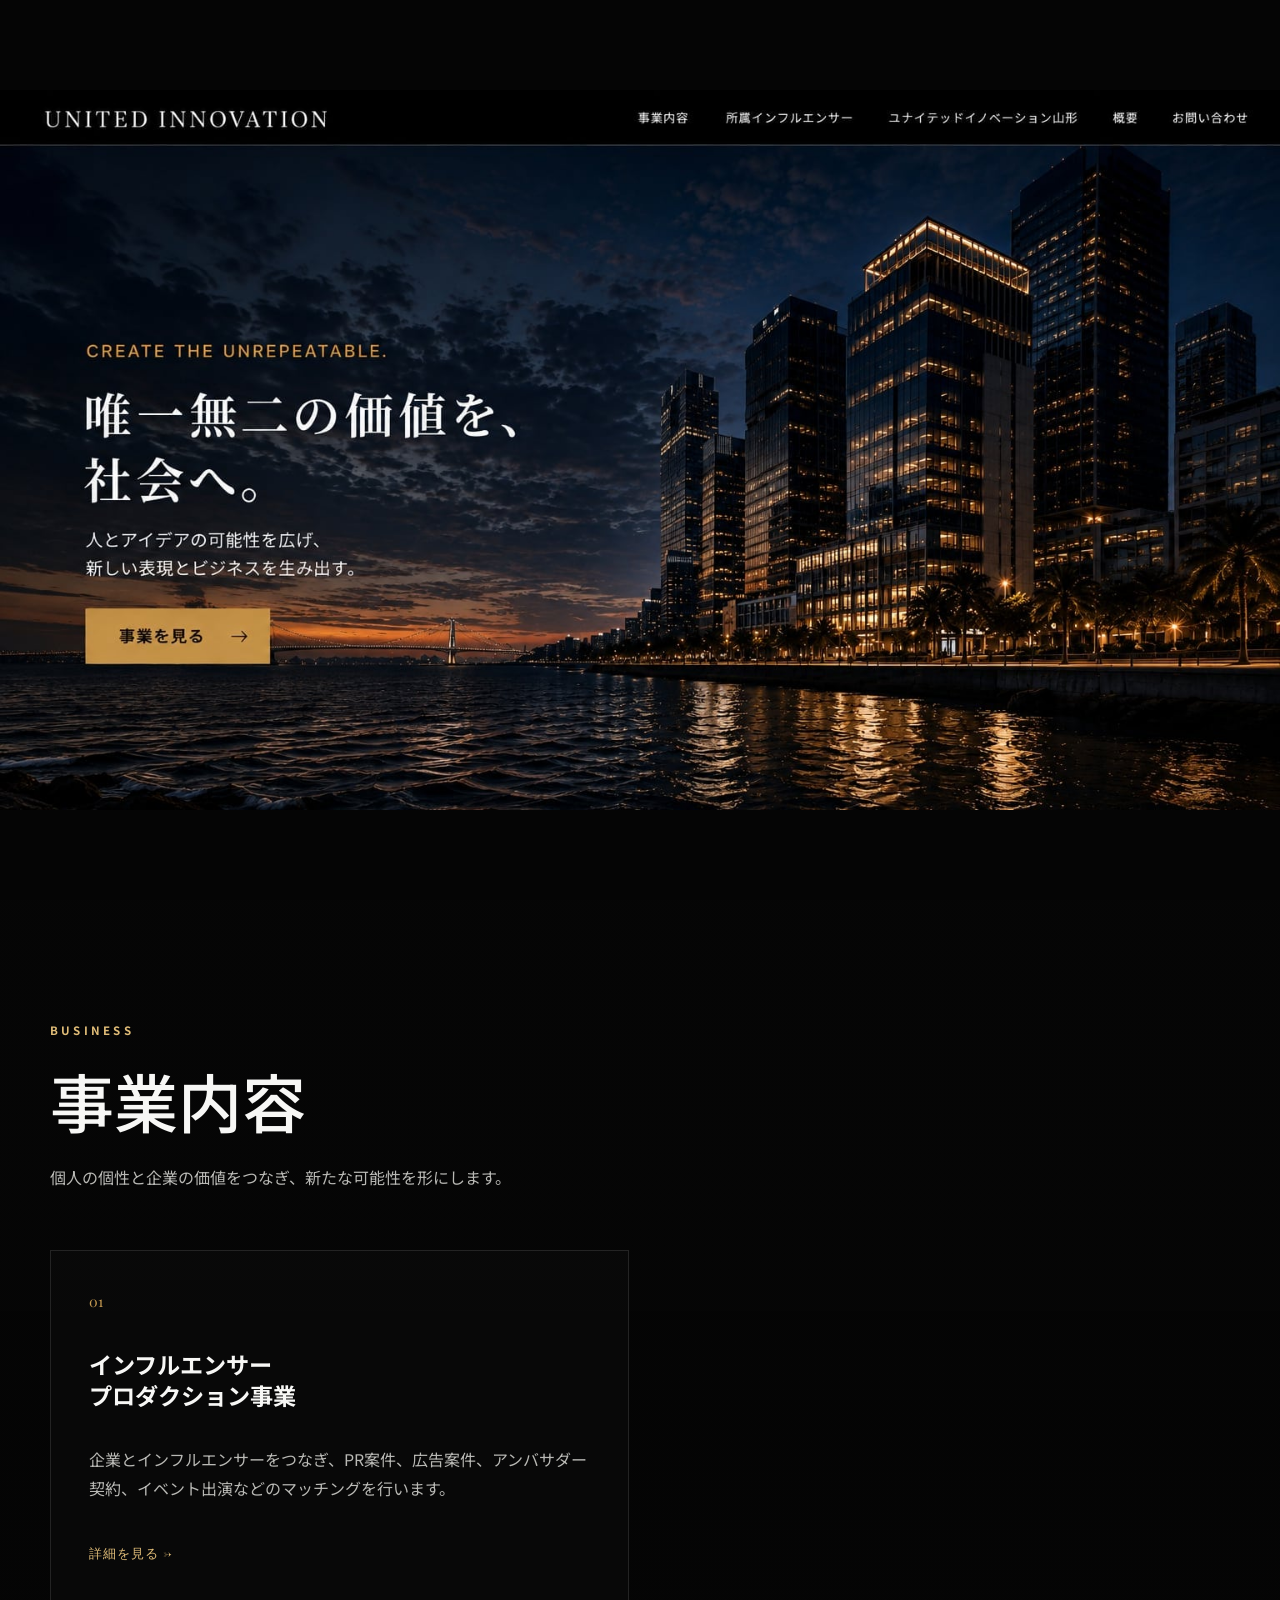
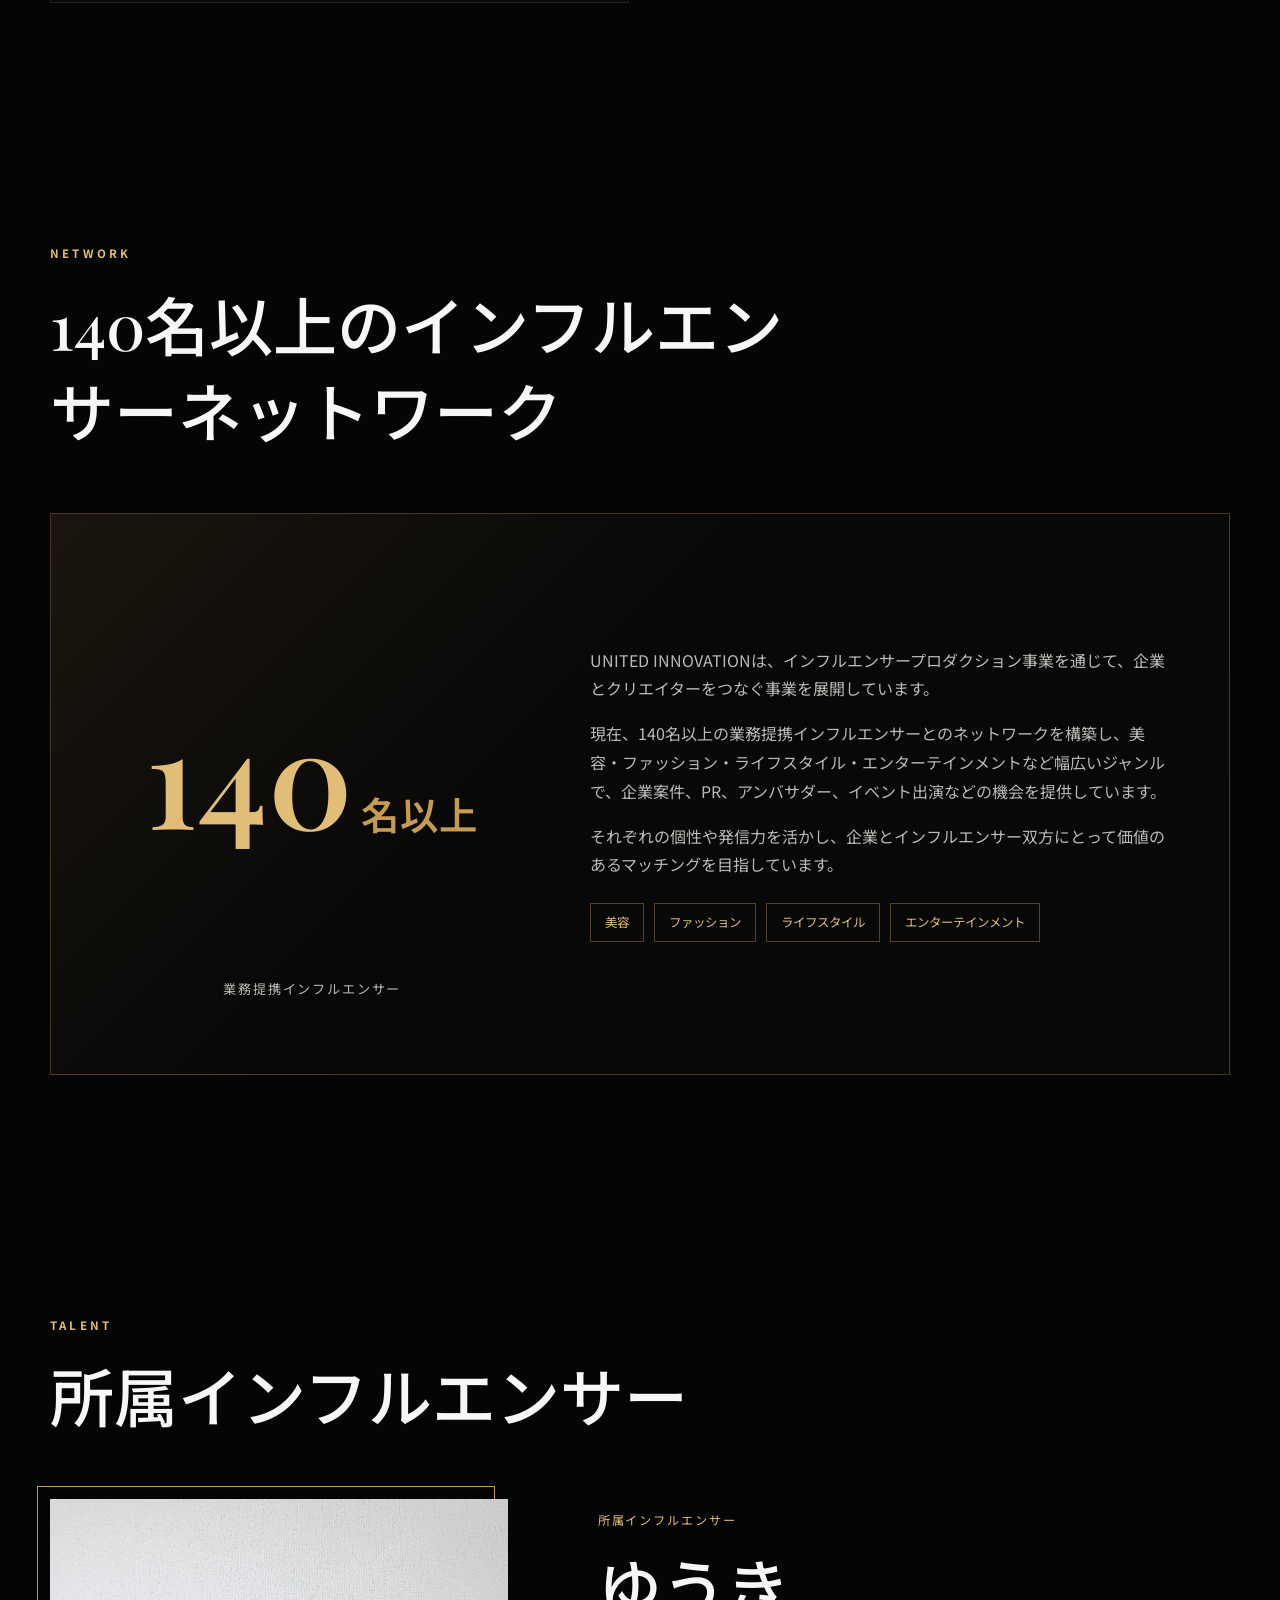
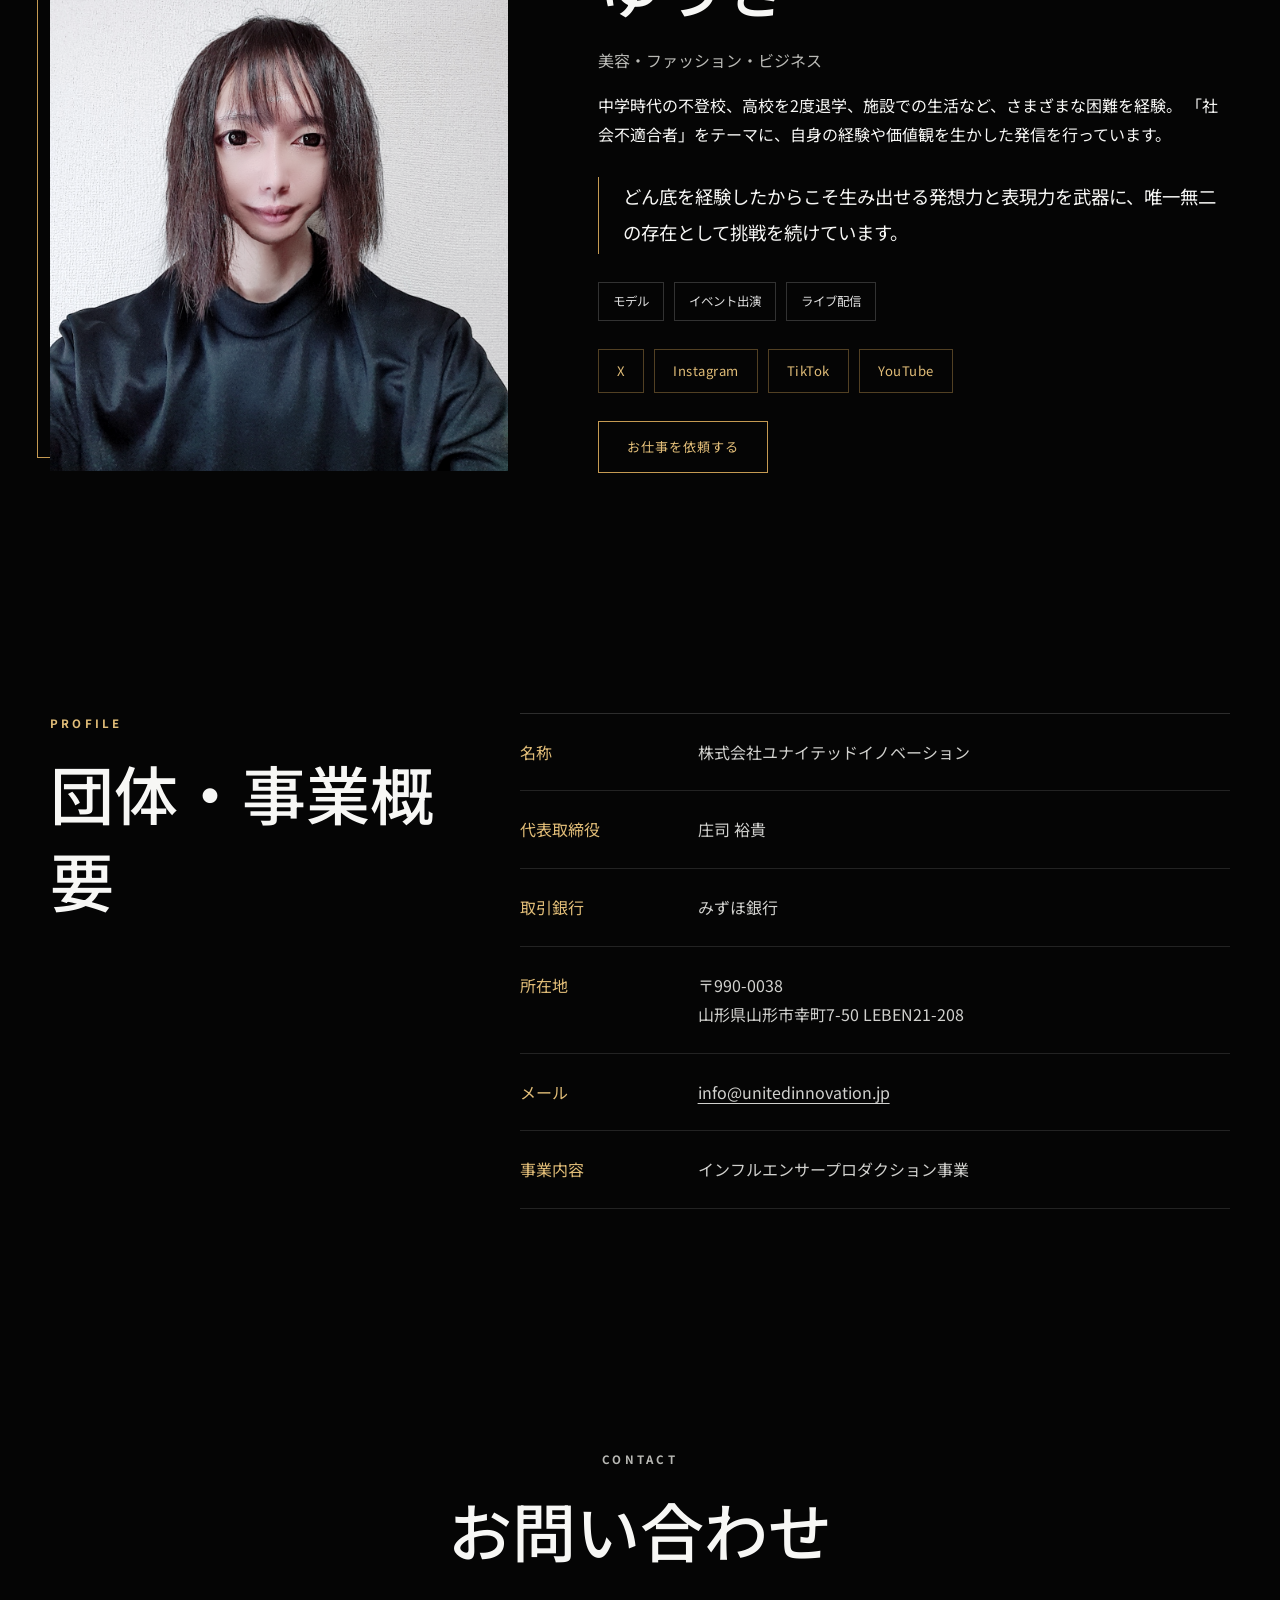
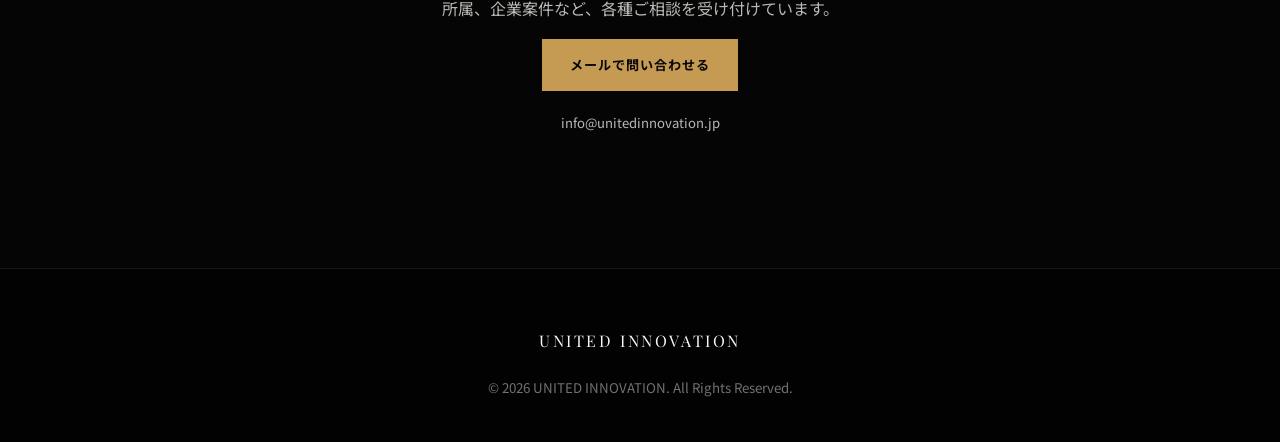
<file: index.html>
<!DOCTYPE html>
<html lang="ja">
<head>
  <meta charset="UTF-8" />
  <meta name="viewport" content="width=device-width, initial-scale=1.0" />
  <meta name="description" content="株式会社ユナイテッドイノベーション｜インフルエンサー、IT、美容・アパレルのプロデュースを展開しています。" />
  <title>UNITED INNOVATION｜株式会社ユナイテッドイノベーション</title>
  <link rel="preconnect" href="https://fonts.googleapis.com">
  <link rel="preconnect" href="https://fonts.gstatic.com" crossorigin>
  <link href="https://fonts.googleapis.com/css2?family=Noto+Sans+JP:wght@400;500;600;700&family=Playfair+Display:wght@500;600&display=swap" rel="stylesheet">
  <link rel="stylesheet" href="style.css" />
</head>
<body>
  <header class="header">
    <a class="logo" href="#home">UNITED INNOVATION</a>
    <button class="menu-button" aria-label="メニューを開く" aria-expanded="false">
      <span></span><span></span><span></span>
    </button>
    <nav class="nav">
      <a href="#business">事業内容</a>
      <a href="#talents">所属インフルエンサー</a>
      <a href="#company">概要</a>
      <a href="#contact">お問い合わせ</a>
    </nav>
  </header>

  <main>
    <section id="home" class="hero">
      <div class="hero-media">
        <picture>
          <!-- PC(横長画面)ではヘッダー・コピー内蔵の横長画像を使用 -->
          <source media="(min-width: 901px)" srcset="assets/hero-city-wide.jpeg" />
          <!-- スマートフォン・タブレットでは従来の縦長画像を使用 -->
          <img
            class="hero-image"
            src="assets/hero-city.jpeg"
            alt="UNITED INNOVATION｜唯一無二の価値を、社会へ。人とアイデアの可能性を広げ、新しい表現とビジネスを生み出す。"
          />
        </picture>
        <!-- 画像内の「事業を見る」ボタン位置に重ねる透明リンク。デザインは変えず事業内容へスクロール -->
        <a class="hero-cta" href="#business" aria-label="事業内容セクションへ移動する"></a>
      </div>
    </section>

    <section id="business" class="section patterned">
      <div class="container">
        <div class="section-heading reveal">
          <p class="eyebrow">BUSINESS</p>
          <h2>事業内容</h2>
          <p>個人の個性と企業の価値をつなぎ、新たな可能性を形にします。</p>
        </div>

        <div class="grid business-grid">
          <a class="card reveal" href="influencer-production.html">
            <span>01</span>
            <h3>インフルエンサー<br>プロダクション事業</h3>
            <p>企業とインフルエンサーをつなぎ、PR案件、広告案件、アンバサダー契約、イベント出演などのマッチングを行います。</p>
            <span class="more">詳細を見る →</span>
          </a>
        </div>
      </div>
    </section>

    <section id="network" class="section black">
      <div class="container">
        <div class="section-heading reveal">
          <p class="eyebrow">NETWORK</p>
          <h2>140名以上のインフルエンサーネットワーク</h2>
        </div>

        <div class="network-panel reveal">
          <div class="network-figure">
            <p class="network-number">140<small>名以上</small></p>
            <p class="network-caption">業務提携インフルエンサー</p>
          </div>
          <div class="network-content">
            <p>UNITED INNOVATIONは、インフルエンサープロダクション事業を通じて、企業とクリエイターをつなぐ事業を展開しています。</p>
            <p>現在、140名以上の業務提携インフルエンサーとのネットワークを構築し、美容・ファッション・ライフスタイル・エンターテインメントなど幅広いジャンルで、企業案件、PR、アンバサダー、イベント出演などの機会を提供しています。</p>
            <p>それぞれの個性や発信力を活かし、企業とインフルエンサー双方にとって価値のあるマッチングを目指しています。</p>
            <div class="network-genres">
              <span>美容</span>
              <span>ファッション</span>
              <span>ライフスタイル</span>
              <span>エンターテインメント</span>
            </div>
          </div>
        </div>
      </div>
    </section>

    <section id="talents" class="section black">
      <div class="container">
        <div class="section-heading reveal">
          <p class="eyebrow">TALENT</p>
          <h2>所属インフルエンサー</h2>
        </div>

        <article class="talent-profile reveal">
          <div class="talent-image-wrap">
            <img src="assets/yuki.jpeg" alt="所属インフルエンサー ゆうき" class="talent-image">
          </div>
          <div class="talent-content">
            <p class="talent-label">所属インフルエンサー</p>
            <h3>ゆうき</h3>
            <p class="talent-field">美容・ファッション・ビジネス</p>
            <p>
              中学時代の不登校、高校を2度退学、施設での生活など、さまざまな困難を経験。
              「社会不適合者」をテーマに、自身の経験や価値観を生かした発信を行っています。
            </p>
            <blockquote>
              どん底を経験したからこそ生み出せる発想力と表現力を武器に、唯一無二の存在として挑戦を続けています。
            </blockquote>
            <div class="tags">
              <span>モデル</span>
              <span>イベント出演</span>
              <span>ライブ配信</span>
            </div>
            <div class="sns-links">
              <a href="https://x.com/shojiyuhki?s=11" target="_blank" rel="noopener noreferrer">X</a>
              <a href="https://www.instagram.com/shojiyuhki?igsh=MWFrYTM2YjFoNWZ5Yg%3D%3D&utm_source=qr" target="_blank" rel="noopener noreferrer">Instagram</a>
              <a href="https://www.tiktok.com/@shojiyuhki?_r=1&_t=ZS-98gNIlYPi7x" target="_blank" rel="noopener noreferrer">TikTok</a>
              <a href="https://youtube.com/@shojiyuhki?si=Nh2J-q_1Fp8hiHmz" target="_blank" rel="noopener noreferrer">YouTube</a>
            </div>
            <a class="button button-outline" href="mailto:info@unitedinnovation.jp?subject=ゆうきへのお仕事のご依頼">お仕事を依頼する</a>
          </div>
        </article>
      </div>
    </section>

    <section id="company" class="section black">
      <div class="container company-layout">
        <div class="section-heading reveal">
          <p class="eyebrow">PROFILE</p>
          <h2>団体・事業概要</h2>
        </div>
        <dl class="company-table reveal">
          <div><dt>名称</dt><dd>株式会社ユナイテッドイノベーション</dd></div>
          <div><dt>代表取締役</dt><dd>庄司 裕貴</dd></div>
          <div><dt>取引銀行</dt><dd>みずほ銀行</dd></div>
          <div><dt>所在地</dt><dd>〒990-0038<br>山形県山形市幸町7-50 LEBEN21-208</dd></div>
          <div><dt>メール</dt><dd><a href="mailto:info@unitedinnovation.jp">info@unitedinnovation.jp</a></dd></div>
          <div><dt>事業内容</dt><dd>インフルエンサープロダクション事業</dd></div>
        </dl>
      </div>
    </section>

    <section id="contact" class="section contact patterned">
      <div class="container contact-inner reveal">
        <p class="eyebrow">CONTACT</p>
        <h2>お問い合わせ</h2>
        <p>
          所属、企業案件など、各種ご相談を受け付けています。
        </p>
        <a class="button button-primary" href="mailto:info@unitedinnovation.jp?subject=ホームページからのお問い合わせ">メールで問い合わせる</a>
        <p class="contact-email">info@unitedinnovation.jp</p>
      </div>
    </section>
  </main>

  <footer class="footer">
    <p>UNITED INNOVATION</p>
    <small>© <span id="year"></span> UNITED INNOVATION. All Rights Reserved.</small>
  </footer>

  <script src="script.js"></script>
</body>
</html>
</file>
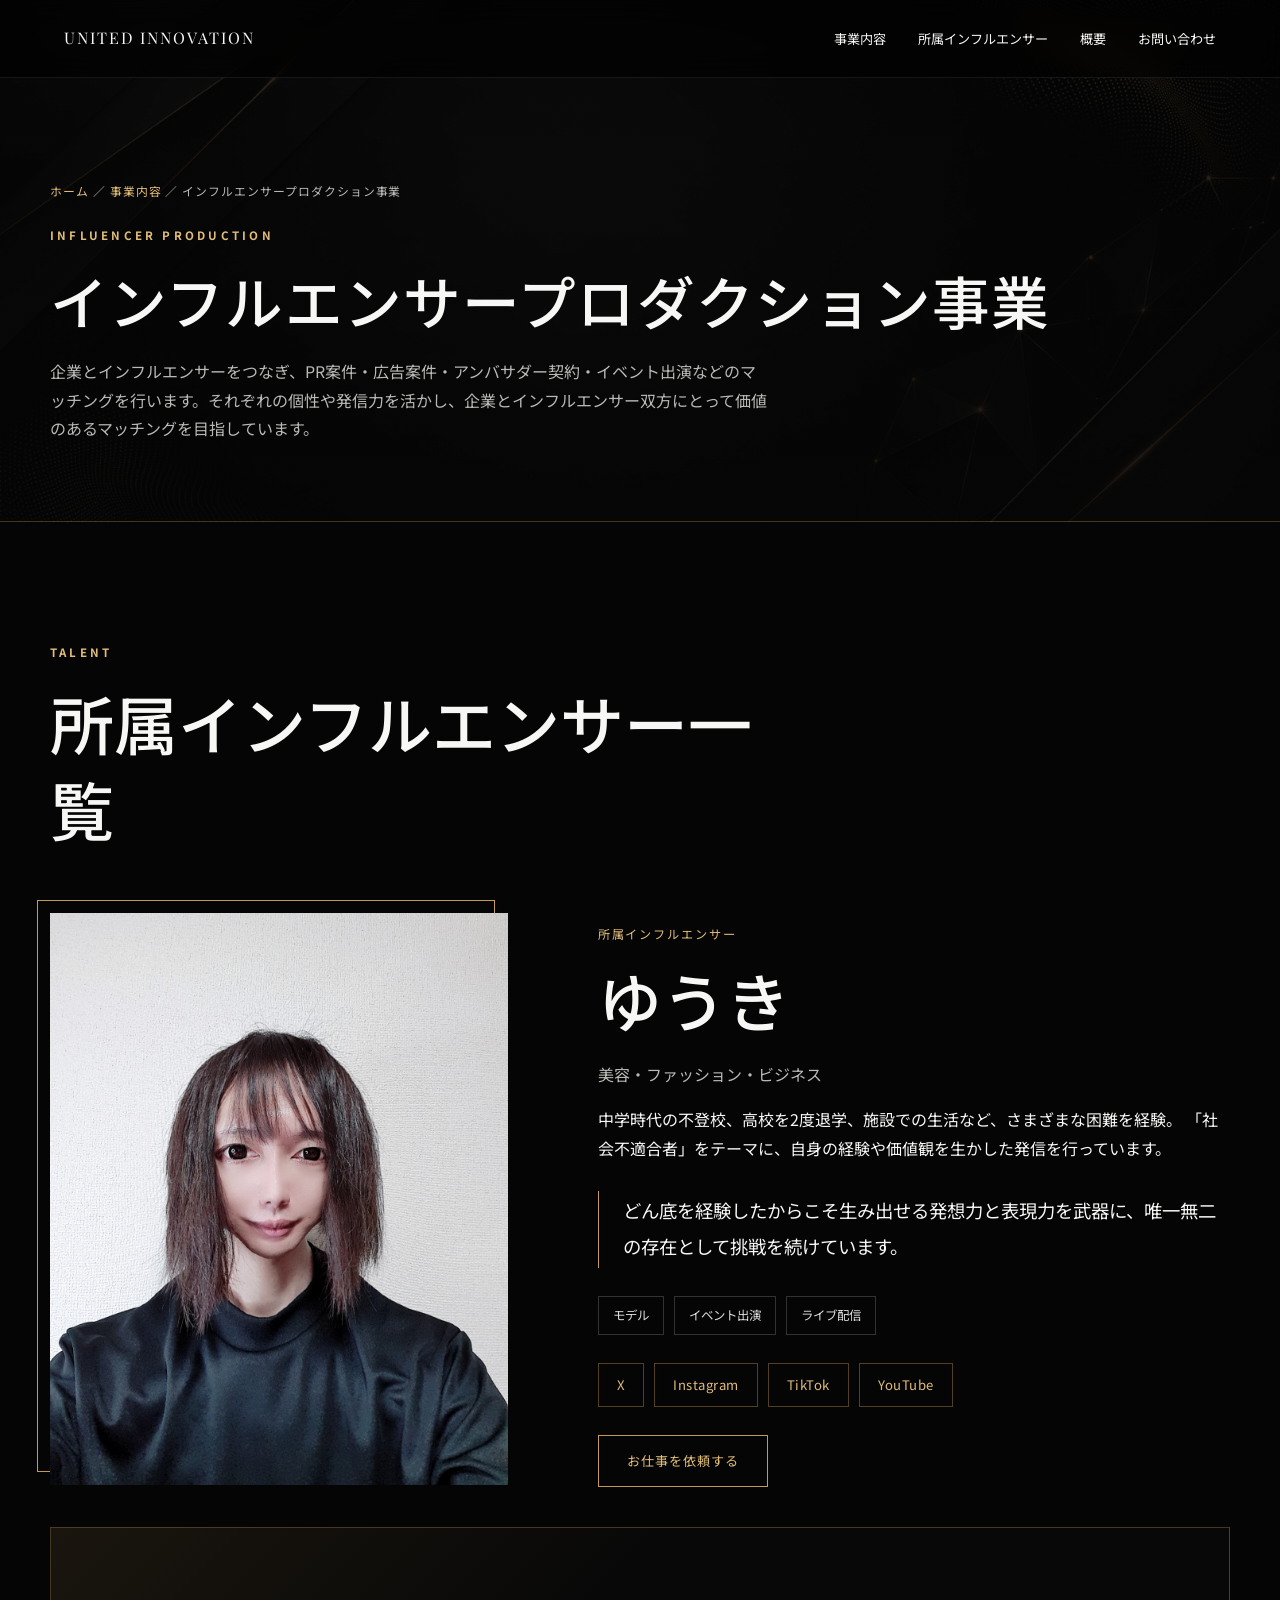
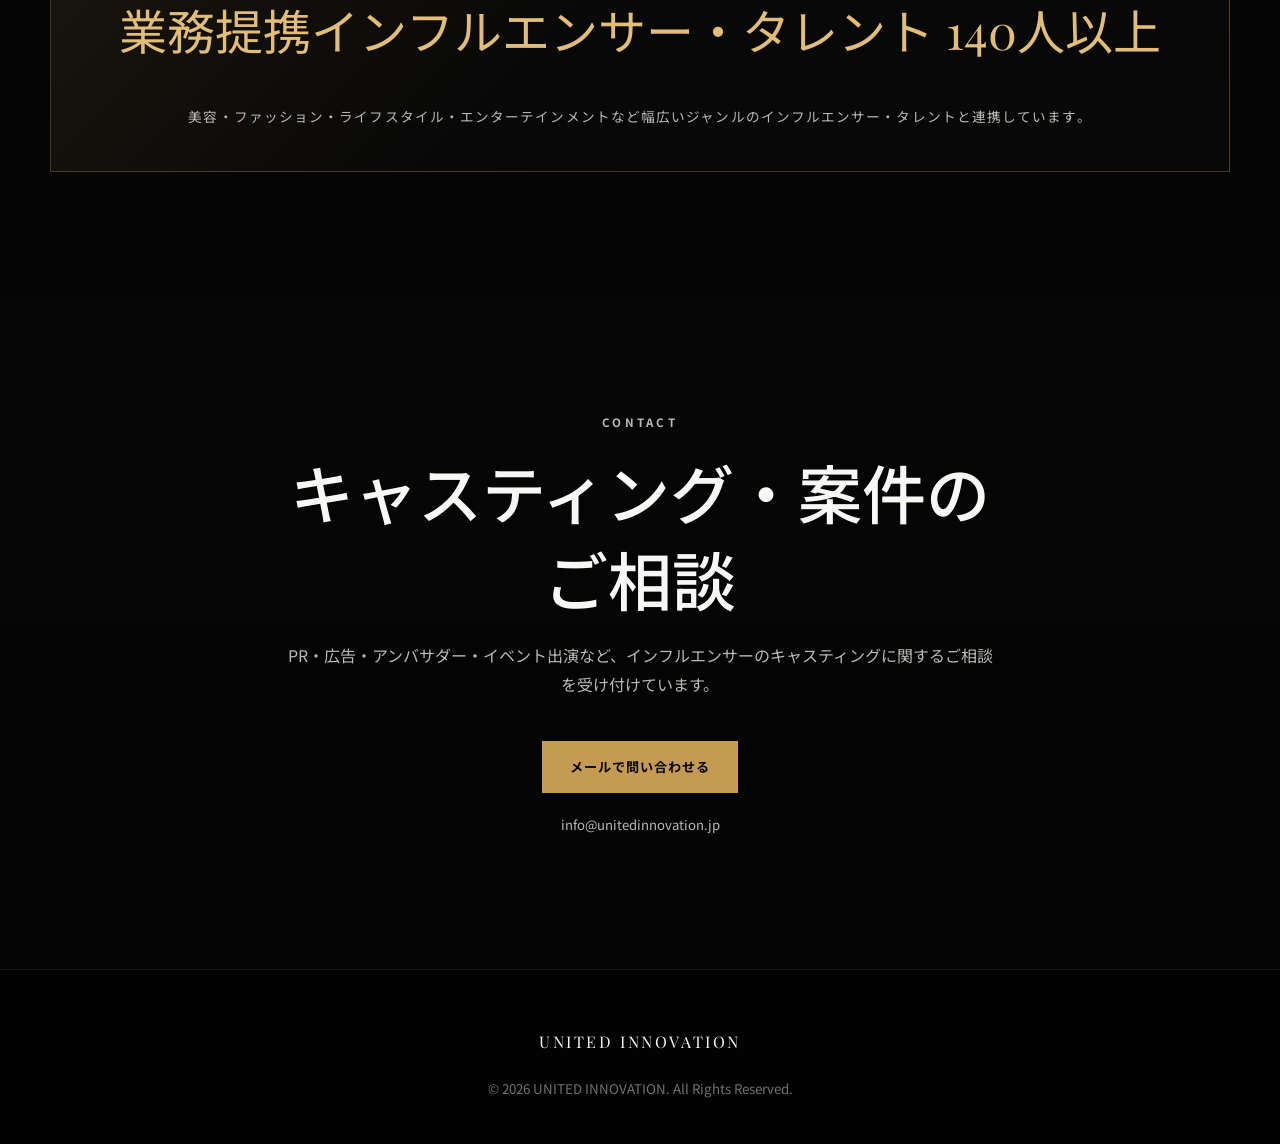
<file: influencer-production.html>
<!DOCTYPE html>
<html lang="ja">
<head>
  <meta charset="UTF-8" />
  <meta name="viewport" content="width=device-width, initial-scale=1.0" />
  <meta name="description" content="インフルエンサープロダクション事業｜所属インフルエンサー一覧と、140名以上の業務提携インフルエンサー・タレントネットワークを展開しています。" />
  <title>インフルエンサープロダクション事業｜UNITED INNOVATION</title>
  <link rel="preconnect" href="https://fonts.googleapis.com">
  <link rel="preconnect" href="https://fonts.gstatic.com" crossorigin>
  <link href="https://fonts.googleapis.com/css2?family=Noto+Sans+JP:wght@400;500;600;700&family=Playfair+Display:wght@500;600&display=swap" rel="stylesheet">
  <link rel="stylesheet" href="style.css" />
</head>
<body class="subpage">
  <header class="header scrolled">
    <a class="logo" href="index.html">UNITED INNOVATION</a>
    <button class="menu-button" aria-label="メニューを開く" aria-expanded="false">
      <span></span><span></span><span></span>
    </button>
    <nav class="nav">
      <a href="index.html#business">事業内容</a>
      <a href="index.html#talents">所属インフルエンサー</a>
      <a href="index.html#company">概要</a>
      <a href="index.html#contact">お問い合わせ</a>
    </nav>
  </header>

  <main>
    <section class="page-hero">
      <div class="container">
        <p class="breadcrumb"><a href="index.html">ホーム</a> ／ <a href="index.html#business">事業内容</a> ／ インフルエンサープロダクション事業</p>
        <p class="eyebrow">INFLUENCER PRODUCTION</p>
        <h1>インフルエンサープロダクション事業</h1>
        <p class="page-lead">企業とインフルエンサーをつなぎ、PR案件・広告案件・アンバサダー契約・イベント出演などのマッチングを行います。それぞれの個性や発信力を活かし、企業とインフルエンサー双方にとって価値のあるマッチングを目指しています。</p>
      </div>
    </section>

    <section class="section black">
      <div class="container">
        <div class="section-heading reveal">
          <p class="eyebrow">TALENT</p>
          <h2>所属インフルエンサー一覧</h2>
        </div>

        <article class="talent-profile reveal">
          <div class="talent-image-wrap">
            <img src="assets/yuki.jpeg" alt="所属インフルエンサー ゆうき" class="talent-image">
          </div>
          <div class="talent-content">
            <p class="talent-label">所属インフルエンサー</p>
            <h3>ゆうき</h3>
            <p class="talent-field">美容・ファッション・ビジネス</p>
            <p>
              中学時代の不登校、高校を2度退学、施設での生活など、さまざまな困難を経験。
              「社会不適合者」をテーマに、自身の経験や価値観を生かした発信を行っています。
            </p>
            <blockquote>
              どん底を経験したからこそ生み出せる発想力と表現力を武器に、唯一無二の存在として挑戦を続けています。
            </blockquote>
            <div class="tags">
              <span>モデル</span>
              <span>イベント出演</span>
              <span>ライブ配信</span>
            </div>
            <div class="sns-links">
              <a href="https://x.com/shojiyuhki?s=11" target="_blank" rel="noopener noreferrer">X</a>
              <a href="https://www.instagram.com/shojiyuhki?igsh=MWFrYTM2YjFoNWZ5Yg%3D%3D&utm_source=qr" target="_blank" rel="noopener noreferrer">Instagram</a>
              <a href="https://www.tiktok.com/@shojiyuhki?_r=1&_t=ZS-98gNIlYPi7x" target="_blank" rel="noopener noreferrer">TikTok</a>
              <a href="https://youtube.com/@shojiyuhki?si=Nh2J-q_1Fp8hiHmz" target="_blank" rel="noopener noreferrer">YouTube</a>
            </div>
            <a class="button button-outline" href="mailto:info@unitedinnovation.jp?subject=ゆうきへのお仕事のご依頼">お仕事を依頼する</a>
          </div>
        </article>

        <div class="roster-note reveal">
          <p class="big">業務提携インフルエンサー・タレント 140人以上</p>
          <p class="cap">美容・ファッション・ライフスタイル・エンターテインメントなど幅広いジャンルのインフルエンサー・タレントと連携しています。</p>
        </div>
      </div>
    </section>

    <section class="section contact patterned cta-band">
      <div class="container reveal">
        <p class="eyebrow">CONTACT</p>
        <h2>キャスティング・案件のご相談</h2>
        <p>PR・広告・アンバサダー・イベント出演など、インフルエンサーのキャスティングに関するご相談を受け付けています。</p>
        <a class="button button-primary" href="mailto:info@unitedinnovation.jp?subject=インフルエンサープロダクションに関するお問い合わせ">メールで問い合わせる</a>
        <p class="contact-email">info@unitedinnovation.jp</p>
      </div>
    </section>
  </main>

  <footer class="footer">
    <p>UNITED INNOVATION</p>
    <small>© <span id="year"></span> UNITED INNOVATION. All Rights Reserved.</small>
  </footer>

  <script src="script.js"></script>
</body>
</html>
</file>
<file: style.css>
:root {
  --black: #050505;
  --black-soft: #111;
  --white: #f7f7f5;
  --gray: #b9b9b5;
  --gold: #c59a52;
  --gold-light: #e1bd78;
  --line: rgba(197,154,82,.32);
  --max: 1180px;
}

* { box-sizing: border-box; }
html { scroll-behavior: smooth; }
body {
  margin: 0;
  color: var(--white);
  background: var(--black);
  font-family: "Noto Sans JP", sans-serif;
  line-height: 1.8;
}
a { color: inherit; text-decoration: none; }
img { display: block; max-width: 100%; }

.header {
  position: fixed;
  z-index: 1000;
  top: 0;
  left: 0;
  width: 100%;
  height: 78px;
  padding: 0 5vw;
  display: flex;
  align-items: center;
  justify-content: space-between;
  border-bottom: 1px solid rgba(255,255,255,.08);
  background: rgba(0,0,0,.58);
  backdrop-filter: blur(14px);
}
.logo {
  font-family: "Playfair Display", serif;
  letter-spacing: .12em;
  font-size: 1rem;
}
.nav { display: flex; gap: 2rem; font-size: .82rem; }
.nav a { transition: color .25s; }
.nav a:hover { color: var(--gold-light); }

.menu-button {
  display: none;
  padding: 8px;
  border: 0;
  background: transparent;
}
.menu-button span {
  display: block;
  width: 25px;
  height: 1px;
  margin: 6px 0;
  background: #fff;
}

/* ヒーローはヘッダー・コピー・見出しがすべて埋め込まれた画像そのものを、
   どの画面でも全体が欠けずに表示する。
   モバイル・タブレットの縦長画面では画面幅いっぱいに表示し、
   画像上部のヘッダーデザインが実ヘッダーと重なって単一ヘッダーに見えるようにする */
.hero {
  display: flex;
  justify-content: center;
  align-items: flex-start;
  background: var(--black);
}
/* 画像を基準に透明リンクを重ねるためのラッパー。画像の高さぴったりに収まる */
.hero-media {
  position: relative;
  width: 100%;
}
/* picture はデフォルトで content 幅になるため、画面幅いっぱいに広げる */
.hero picture {
  display: block;
  width: 100%;
}
.hero-image {
  display: block;
  width: 100%;
  height: auto;
  margin: 0 auto;
}
/* 画像内の「事業を見る」ボタン位置に重ねる透明クリック領域(スマホ・タブレット=縦長画像基準) */
.hero-cta {
  position: absolute;
  left: 3.5%;
  top: 60.5%;
  width: 26%;
  height: 7.5%;
  z-index: 2;
  cursor: pointer;
}

/* PC(横長画面)ではヘッダー・コピーが埋め込まれた横長画像を画面幅いっぱいに表示する。
   引き伸ばし・見切れ・左右の余白が出ないよう width:100% / height:auto で自然に表示 */
@media (min-width: 901px) {
  .hero {
    min-height: 100vh;
    align-items: center;
    padding-top: 0;
  }
  .hero-image {
    width: 100%;
    max-width: 100%;
    height: auto;
  }
  /* PCは横長画像基準でボタン位置を上書き */
  .hero-cta {
    left: 6.5%;
    top: 71%;
    width: 15%;
    height: 9%;
  }
  /* 画像内にヘッダー(ロゴ・メニュー)が含まれるため、最上部では実ヘッダーを隠して
     二重表示を防ぐ。スクロールするとナビゲーション用の実ヘッダーが現れる */
  .header {
    transition: transform .35s ease, background .35s ease;
  }
  .header:not(.scrolled) {
    transform: translateY(-100%);
    pointer-events: none;
  }
}
.eyebrow {
  margin: 0 0 18px;
  color: var(--gold-light);
  font-size: .72rem;
  font-weight: 700;
  letter-spacing: .28em;
}
h1, h2, h3 { margin-top: 0; line-height: 1.35; }
h1 {
  margin-bottom: 26px;
  font-family: "Playfair Display", "Noto Sans JP", serif;
  font-size: clamp(2.8rem, 7vw, 6.7rem);
  font-weight: 500;
  letter-spacing: .02em;
}

.section { padding: 120px 0; }
/* 「事業を見る」からのアンカー移動時、見出しが固定ヘッダー(78px)に隠れないよう余白を確保 */
#business { scroll-margin-top: 90px; }
.black { background: var(--black); }
.patterned {
  background:
    linear-gradient(rgba(5,5,5,.88), rgba(5,5,5,.92)),
    center / cover fixed url("assets/background.jpeg");
}
.container {
  width: min(var(--max), calc(100% - 48px));
  margin: 0 auto;
}
.section-heading { max-width: 760px; margin-bottom: 58px; }
.section-heading h2, .contact h2 {
  margin-bottom: 18px;
  font-family: "Playfair Display", "Noto Sans JP", serif;
  font-size: clamp(2rem, 5vw, 4rem);
  font-weight: 500;
}
.section-heading > p:last-child { color: var(--gray); }

.grid { display: grid; gap: 22px; }
.business-grid { grid-template-columns: repeat(2, 1fr); }
.two-column { grid-template-columns: repeat(2, 1fr); }
.card {
  min-height: 290px;
  padding: 38px;
  border: 1px solid rgba(255,255,255,.11);
  background: rgba(10,10,10,.74);
  transition: transform .3s, border-color .3s;
}
.card:hover { transform: translateY(-6px); border-color: var(--line); }
.card > span {
  color: var(--gold);
  font-family: "Playfair Display", serif;
  font-size: .9rem;
}
.card h3 { margin: 34px 0 18px; font-size: 1.45rem; }
.card p { color: var(--gray); }
.accent-card { border-color: var(--line); }
.small-gold { color: var(--gold-light) !important; font-size: .78rem; letter-spacing: .12em; }
.accent-card strong { display: block; margin-top: 24px; color: var(--gold-light); }

.talent-profile {
  display: grid;
  grid-template-columns: .84fr 1.16fr;
  gap: clamp(36px, 7vw, 90px);
  align-items: center;
}
.talent-image-wrap { position: relative; }
.talent-image-wrap::before {
  content: "";
  position: absolute;
  inset: -13px 13px 13px -13px;
  border: 1px solid var(--gold);
  z-index: 0;
}
.talent-image {
  position: relative;
  z-index: 1;
  aspect-ratio: 4 / 5;
  width: 100%;
  object-fit: cover;
  filter: saturate(.72) contrast(1.03);
}
.talent-label { color: var(--gold-light); font-size: .76rem; letter-spacing: .16em; }
.talent-content h3 {
  margin-bottom: 2px;
  font-family: "Playfair Display", "Noto Sans JP", serif;
  font-size: clamp(2.7rem, 5vw, 5rem);
  font-weight: 500;
}
.talent-field { color: var(--gray); }
blockquote {
  margin: 28px 0;
  padding: 2px 0 2px 24px;
  border-left: 1px solid var(--gold);
  font-family: "Playfair Display", "Noto Sans JP", serif;
  font-size: 1.15rem;
  line-height: 2;
}
.tags { display: flex; flex-wrap: wrap; gap: 10px; margin: 28px 0; }
.tags span {
  padding: 7px 14px;
  border: 1px solid rgba(255,255,255,.18);
  color: #ddd;
  font-size: .78rem;
}
.sns-links { display: flex; flex-wrap: wrap; gap: 10px; margin-bottom: 28px; }
.sns-links a {
  display: inline-flex;
  align-items: center;
  min-height: 44px;
  padding: 8px 18px;
  border: 1px solid rgba(197,154,82,.4);
  color: var(--gold-light);
  font-size: .82rem;
  letter-spacing: .04em;
  transition: background .25s ease, color .25s ease;
}
.sns-links a:hover { background: var(--gold); color: #080808; }

/* 業務提携インフルエンサーネットワーク */
.network-panel {
  display: grid;
  grid-template-columns: .82fr 1.18fr;
  gap: clamp(36px, 6vw, 76px);
  align-items: center;
  padding: clamp(38px, 5vw, 60px);
  border: 1px solid var(--line);
  background:
    linear-gradient(135deg, rgba(197,154,82,.1), rgba(10,10,10,.2) 42%),
    rgba(8,8,8,.82);
}
.network-figure { text-align: center; }
.network-number {
  font-family: "Playfair Display", "Noto Sans JP", serif;
  font-weight: 600;
  line-height: 1;
  font-size: clamp(4.4rem, 13vw, 8.4rem);
  color: var(--gold-light);
  letter-spacing: .01em;
}
.network-number small {
  display: inline-block;
  margin-left: 6px;
  font-size: clamp(1.4rem, 4vw, 2.4rem);
  color: var(--gold);
}
.network-figure .network-caption {
  margin-top: 10px;
  color: var(--gray);
  font-size: .82rem;
  letter-spacing: .14em;
}
.network-content h3 {
  margin-bottom: 22px;
  font-family: "Playfair Display", "Noto Sans JP", serif;
  font-size: clamp(1.5rem, 3.4vw, 2.15rem);
  font-weight: 500;
  line-height: 1.5;
}
.network-content p { color: var(--gray); margin: 0 0 16px; }
.network-content p:last-child { margin-bottom: 0; }
.network-genres { display: flex; flex-wrap: wrap; gap: 10px; margin-top: 24px; }
.network-genres span {
  padding: 7px 14px;
  border: 1px solid rgba(197,154,82,.4);
  color: var(--gold-light);
  font-size: .78rem;
}

.company-layout {
  display: grid;
  grid-template-columns: .72fr 1.28fr;
  gap: 70px;
}
.company-table { margin: 0; border-top: 1px solid rgba(255,255,255,.16); }
.company-table div {
  display: grid;
  grid-template-columns: 150px 1fr;
  gap: 28px;
  padding: 24px 0;
  border-bottom: 1px solid rgba(255,255,255,.12);
}
.company-table dt { color: var(--gold-light); }
.company-table dd { margin: 0; color: #d1d1ce; }
.company-table a { text-decoration: underline; text-underline-offset: 4px; }

.contact { text-align: center; }
.contact-inner { max-width: 760px; }
.contact h2 { margin-bottom: 20px; }
.contact p { color: var(--gray); }
.contact-email { margin-top: 20px; font-size: .82rem; }

.button {
  display: inline-flex;
  justify-content: center;
  align-items: center;
  min-height: 52px;
  padding: 0 28px;
  font-size: .82rem;
  letter-spacing: .08em;
  transition: all .25s;
}
.button-primary { background: var(--gold); color: #080808; font-weight: 700; }
.button-primary:hover { background: var(--gold-light); transform: translateY(-2px); }
.button-outline { border: 1px solid var(--gold); color: var(--gold-light); }
.button-outline:hover { background: var(--gold); color: #080808; }

.footer {
  padding: 42px 24px;
  text-align: center;
  border-top: 1px solid rgba(255,255,255,.08);
  background: #020202;
}
.footer p { font-family: "Playfair Display", serif; letter-spacing: .16em; }
.footer small { color: #717171; }

.reveal {
  opacity: 0;
  transform: translateY(26px);
  transition: opacity .8s ease, transform .8s ease;
}
.reveal.visible {
  opacity: 1;
  transform: translateY(0);
}

@media (max-width: 840px) {
  .header { height: 68px; }
  .menu-button { display: block; }
  .nav {
    position: fixed;
    inset: 68px 0 auto 0;
    display: none;
    flex-direction: column;
    padding: 26px 24px 34px;
    background: rgba(0,0,0,.97);
    border-bottom: 1px solid rgba(255,255,255,.12);
  }
  .nav.open { display: flex; }
  .business-grid, .two-column, .talent-profile, .company-layout, .network-panel { grid-template-columns: 1fr; }
  .network-panel { text-align: center; }
  .network-content { text-align: left; }
  .network-genres { justify-content: flex-start; }
  .talent-profile { gap: 46px; }
  .talent-image-wrap { max-width: 520px; }
  .company-layout { gap: 20px; }
  .section { padding: 88px 0; }
  /* iOS Safari では background-attachment:fixed が背景を拡大・ズレさせるため、モバイルではスクロール追従に切り替える */
  .patterned { background-attachment: scroll; }
}
@media (max-width: 560px) {
  .container { width: min(100% - 30px, var(--max)); }
  .hero-content { padding-left: 20px; padding-right: 20px; }
  .card { min-height: auto; padding: 28px 24px; }
  .company-table div { grid-template-columns: 1fr; gap: 7px; }
  .company-table dd { word-break: break-word; }
  blockquote { font-size: 1rem; }
}

/* ============================================================
   事業カードのリンク化・共通アクセント（メインページ）
   ============================================================ */
a.card { display: flex; flex-direction: column; }
.card .more {
  margin-top: auto;
  padding-top: 22px;
  color: var(--gold-light);
  font-size: .8rem;
  letter-spacing: .08em;
}
a.card:hover .more { color: var(--gold); }
.card-sub {
  display: block;
  margin-top: 6px;
  font-size: .82rem;
  letter-spacing: .1em;
  color: var(--gold-light);
  font-weight: 400;
}
.inline-accent { color: var(--gold-light); font-weight: 700; }

/* ============================================================
   詳細ページ（枝分かれページ）共通スタイル
   ============================================================ */
/* 詳細ページではヒーロー画像がないため、ヘッダーを常時表示にする */
@media (min-width: 901px) {
  body.subpage .header,
  body.subpage .header:not(.scrolled) {
    transform: none;
    pointer-events: auto;
  }
}
.page-hero {
  padding: clamp(118px, 17vw, 168px) 0 clamp(48px, 7vw, 78px);
  background:
    linear-gradient(rgba(5,5,5,.84), rgba(5,5,5,.92)),
    center / cover url("assets/background.jpeg");
  border-bottom: 1px solid var(--line);
}
.breadcrumb { margin-bottom: 24px; font-size: .74rem; letter-spacing: .08em; color: var(--gray); }
.breadcrumb a { color: var(--gold-light); }
.breadcrumb a:hover { text-decoration: underline; text-underline-offset: 3px; }
.page-hero h1 {
  margin-bottom: 18px;
  font-family: "Playfair Display", "Noto Sans JP", serif;
  font-size: clamp(1.9rem, 5.2vw, 3.6rem);
  font-weight: 500;
  line-height: 1.3;
}
.page-hero .page-lead { color: var(--gray); max-width: 720px; margin: 0; }

.prose { max-width: 860px; }
.prose > p { color: var(--gray); margin: 0 0 18px; }
.lead-text { font-size: 1.08rem; color: var(--white); }

.subsection { margin-top: 60px; }
.subsection:first-child { margin-top: 0; }
.sub-eyebrow {
  margin: 0 0 12px;
  color: var(--gold-light);
  font-size: .7rem;
  font-weight: 700;
  letter-spacing: .24em;
}
.subsection > h3 {
  margin: 0 0 16px;
  font-family: "Playfair Display", "Noto Sans JP", serif;
  font-size: clamp(1.35rem, 3.4vw, 2rem);
  font-weight: 500;
  line-height: 1.45;
}
.subsection > p { color: var(--gray); margin: 0 0 16px; }

/* 料金プランカード */
.plan-grid { display: grid; grid-template-columns: repeat(3, 1fr); gap: 20px; margin-top: 28px; }
.plan-grid.cols-2 { grid-template-columns: repeat(2, 1fr); }
.plan-card {
  display: flex;
  flex-direction: column;
  padding: 32px 28px;
  border: 1px solid rgba(255,255,255,.12);
  background: rgba(10,10,10,.72);
}
.plan-card.featured { border-color: var(--line); background: linear-gradient(135deg, rgba(197,154,82,.1), rgba(10,10,10,.3) 46%), rgba(8,8,8,.82); }
.plan-card .plan-name { color: var(--gold-light); font-size: .74rem; letter-spacing: .16em; margin: 0 0 8px; }
.plan-card h4 { margin: 0 0 10px; font-size: 1.2rem; }
.plan-card .price {
  margin: 0 0 20px;
  font-family: "Playfair Display", "Noto Sans JP", serif;
  color: var(--gold-light);
  font-size: 1.7rem;
  line-height: 1.3;
}
.plan-card .price small { font-size: .82rem; color: var(--gray); }
.plan-card ul { list-style: none; margin: 0; padding: 0; }
.plan-card li { color: var(--gray); font-size: .85rem; padding: 8px 0; border-bottom: 1px solid rgba(255,255,255,.08); }
.plan-card li:last-child { border-bottom: 0; }

/* フロー（手順）ステップ */
.flow-steps { display: grid; gap: 16px; margin-top: 28px; }
.flow-step {
  display: grid;
  grid-template-columns: auto 1fr;
  gap: 22px;
  padding: 24px 26px;
  border: 1px solid rgba(255,255,255,.1);
  background: rgba(10,10,10,.55);
  align-items: start;
}
.flow-step .num { font-family: "Playfair Display", serif; color: var(--gold); font-size: 1.15rem; letter-spacing: .06em; }
.flow-step h4 { margin: 0 0 6px; font-size: 1.05rem; }
.flow-step p { margin: 0; color: var(--gray); font-size: .9rem; }

/* チェックリスト・箇条書き */
.check-list { list-style: none; margin: 18px 0 0; padding: 0; display: grid; gap: 11px; }
.check-list li { position: relative; padding-left: 22px; color: var(--gray); }
.check-list li::before { content: "—"; position: absolute; left: 0; color: var(--gold); }

/* サービス項目ブロック */
.item-list { display: grid; gap: 18px; margin-top: 24px; }
.item-list .item { padding: 22px 24px; border: 1px solid rgba(255,255,255,.1); background: rgba(10,10,10,.5); }
.item-list .item h4 { margin: 0 0 8px; font-size: 1.05rem; color: var(--gold-light); }
.item-list .item p { margin: 0; color: var(--gray); font-size: .92rem; }

/* 所属インフルエンサー一覧の補足数字 */
.roster-note {
  margin-top: 40px;
  padding: 28px 30px;
  border: 1px solid var(--line);
  background: linear-gradient(135deg, rgba(197,154,82,.1), rgba(10,10,10,.2) 44%), rgba(8,8,8,.82);
  text-align: center;
}
.roster-note .big { font-family: "Playfair Display","Noto Sans JP",serif; color: var(--gold-light); font-size: clamp(2rem,7vw,3rem); line-height: 1.1; }
.roster-note .cap { color: var(--gray); font-size: .85rem; letter-spacing: .08em; margin-top: 6px; }

/* 補足・注意書き */
.note-box { margin-top: 30px; padding: 20px 24px; border: 1px solid rgba(255,255,255,.1); background: rgba(255,255,255,.02); color: var(--gray); font-size: .84rem; }
.note-box p { margin: 0 0 8px; }
.note-box p:last-child { margin-bottom: 0; }

/* 詳細ページ内 CTA 帯 */
.cta-band { text-align: center; }
.cta-band .container { max-width: 720px; }
.cta-band h2 { margin-bottom: 18px; }
.cta-band p { color: var(--gray); }
.cta-band .button { margin-top: 26px; }
.status-lines { margin-top: 24px; display: grid; gap: 8px; }
.status-lines span { color: var(--gold-light); font-size: .86rem; letter-spacing: .06em; }

@media (max-width: 840px) {
  .plan-grid, .plan-grid.cols-2 { grid-template-columns: 1fr; }
}
@media (max-width: 560px) {
  .flow-step { grid-template-columns: 1fr; gap: 8px; padding: 22px 20px; }
}
</file>
